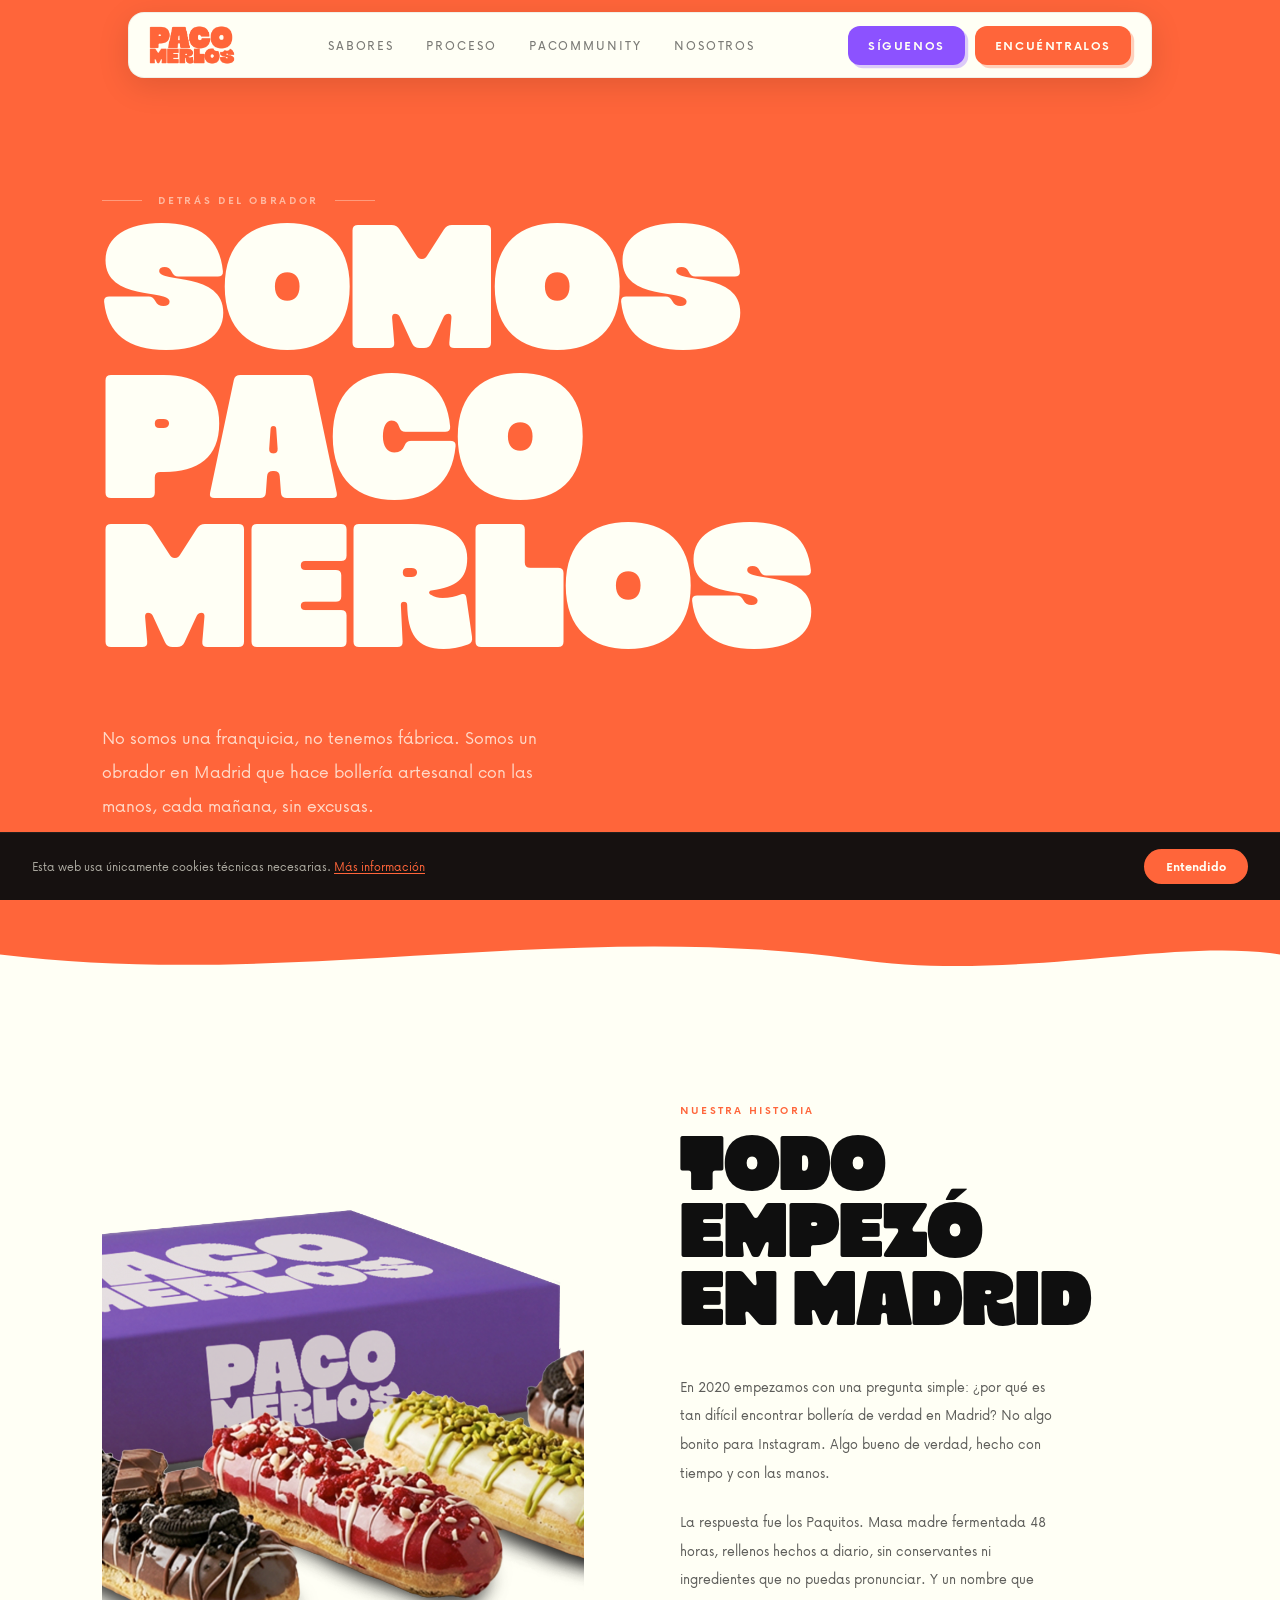
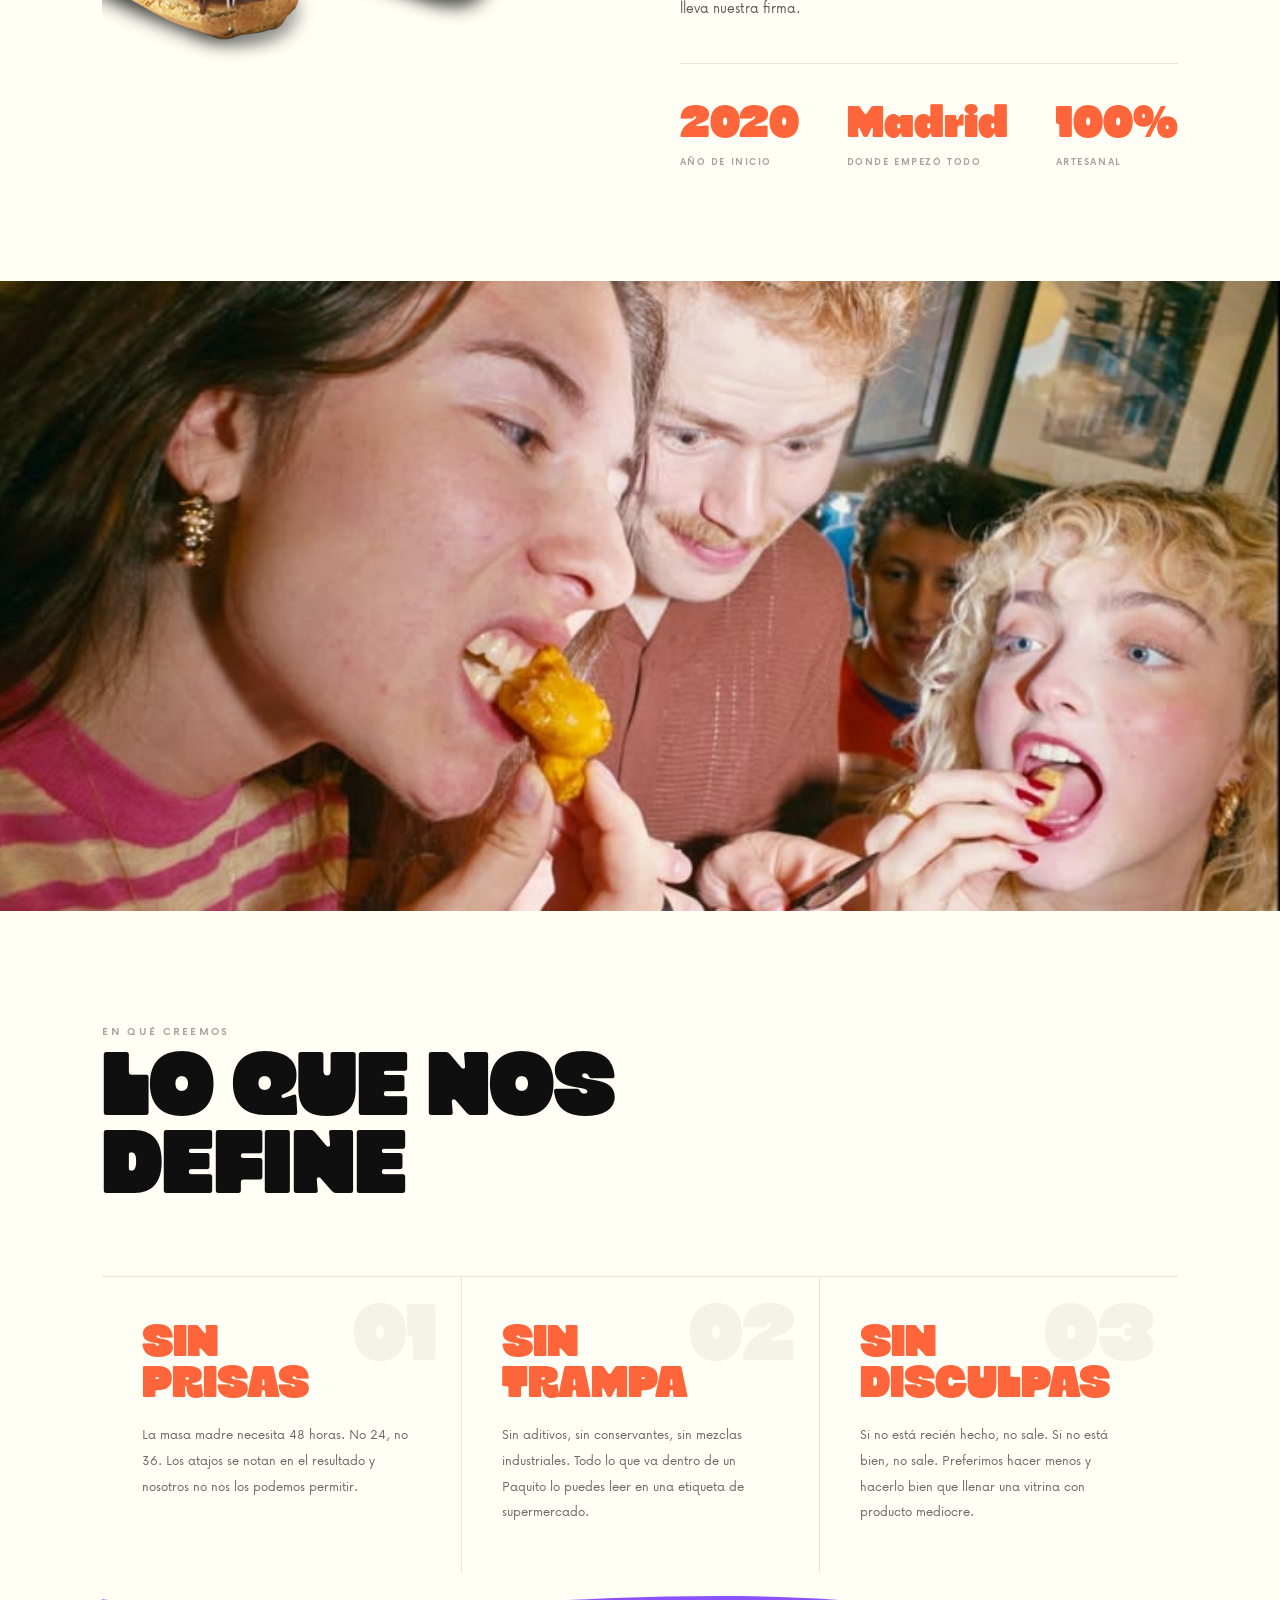
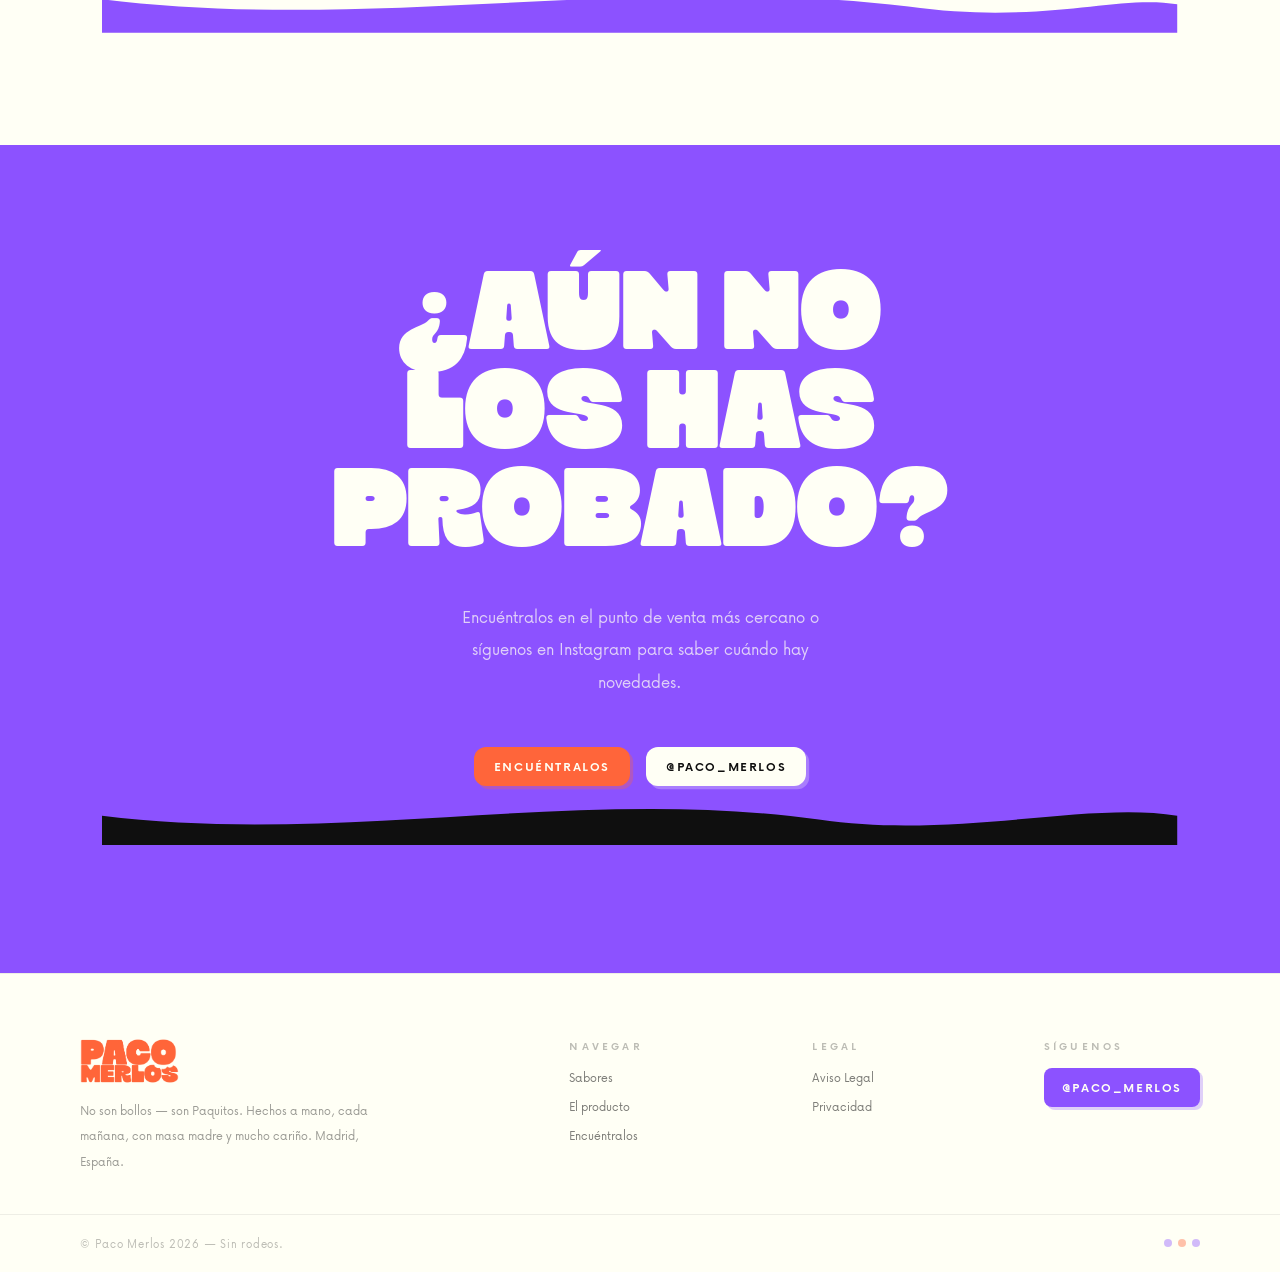
<file: about.html>
<!doctype html>
<html lang="es">
  <head>
    <meta charset="UTF-8" />
    <meta name="viewport" content="width=device-width, initial-scale=1.0" />
    <title>Nosotros — Paco Merlos</title>
    <meta name="description" content="Conoce la historia de Paco Merlos. Bollería artesanal hecha a mano en Madrid desde 2020." />
    <meta name="robots" content="index, follow" />
    <meta name="author" content="Paco Merlos" />
    <link rel="canonical" href="https://pacomerlos.com/about.html" />
    <meta name="theme-color" content="#FF653A" />
    <link rel="icon" type="image/png" href="img/favicon-paco.png" />
    <link rel="apple-touch-icon" href="img/favicon-paco.png" />
    <link rel="preload" href="fonts/Now-Regular.woff2" as="font" type="font/woff2" crossorigin />
    <link rel="preload" href="fonts/Now-Bold.woff2" as="font" type="font/woff2" crossorigin />
    <link rel="preload" href="fonts/Chunko%20Bold.woff2" as="font" type="font/woff2" crossorigin />
    <link rel="stylesheet" href="style.css" />
    <style>

      /* ── About page layout ── */
      .about-hero {
        background: var(--orange);
        color: var(--cream);
        padding: 12rem clamp(2rem, 8vw, 8rem) 6rem;
        position: relative;
        overflow: hidden;
      }
      .about-hero-eyebrow {
        font-family: 'Now', sans-serif;
        font-size: 0.75rem;
        font-weight: 700;
        letter-spacing: 0.22em;
        text-transform: uppercase;
        color: rgba(255,255,245,0.55);
        margin-bottom: 1.5rem;
        display: flex; align-items: center; gap: 1rem;
      }
      .about-hero-eyebrow::before,
      .about-hero-eyebrow::after {
        content: ''; flex: 0 0 40px; height: 1px;
        background: rgba(255,255,245,0.35);
      }
      .about-hero-title {
        font-family: 'Chunko', sans-serif;
        font-size: clamp(5rem, 14vw, 11rem);
        line-height: 0.85;
        text-transform: uppercase;
        color: var(--cream);
        max-width: 12ch;
      }
      .about-hero-sub {
        font-family: 'Now', sans-serif;
        font-size: clamp(1rem, 1.8vw, 1.25rem);
        color: rgba(255,255,245,0.75);
        max-width: 44ch;
        line-height: 1.7;
        margin-top: 2.5rem;
      }
      .about-hero-wave {
        background: var(--orange);
        line-height: 0;
      }
      .about-hero-wave svg { width: 100%; display: block; }

      /* ── Historia ── */
      .about-historia {
        background: var(--cream);
        color: var(--dark);
        padding: 7rem clamp(2rem, 8vw, 8rem);
        display: grid;
        grid-template-columns: 1fr 1fr;
        gap: 6rem;
        align-items: center;
      }
      .about-historia-img {
        border-radius: 0.75rem;
        overflow: hidden;
        aspect-ratio: 4/5;
      }
      .about-historia-img img {
        width: 100%; height: 100%;
        object-fit: cover; display: block;
      }
      .about-historia-kicker {
        font-family: 'Now', sans-serif;
        font-size: 0.72rem; font-weight: 700;
        letter-spacing: 0.2em; text-transform: uppercase;
        color: var(--orange); margin-bottom: 1.25rem;
      }
      .about-historia-title {
        font-family: 'Chunko', sans-serif;
        font-size: clamp(3rem, 6vw, 5.5rem);
        line-height: 0.88; text-transform: uppercase;
        color: var(--dark); margin-bottom: 2rem;
      }
      .about-historia-body {
        font-family: 'Now', sans-serif;
        font-size: 1rem; line-height: 1.8;
        color: rgba(15,15,15,0.68);
        max-width: 48ch;
      }
      .about-historia-body + .about-historia-body {
        margin-top: 1.25rem;
      }
      .about-historia-stats {
        display: flex; gap: 3rem;
        padding-top: 2.5rem; margin-top: 2.5rem;
        border-top: 1px solid rgba(15,15,15,0.1);
      }
      .about-historia-stat-num {
        font-family: 'Chunko', sans-serif;
        font-size: clamp(2rem, 3.5vw, 3rem);
        color: var(--orange); line-height: 1;
        display: block;
      }
      .about-historia-stat-label {
        font-family: 'Now', sans-serif;
        font-size: 0.7rem; font-weight: 700;
        letter-spacing: 0.14em; text-transform: uppercase;
        color: rgba(15,15,15,0.38);
        display: block; margin-top: 0.3rem;
      }

      /* ── Valores ── */
      .about-valores {
        background: var(--cream);
        color: var(--dark);
        padding: 7rem clamp(2rem, 8vw, 8rem);
        position: relative;
      }
      .about-valores-head {
        margin-bottom: 4rem;
      }
      .about-valores-kicker {
        font-family: 'Now', sans-serif;
        font-size: 0.72rem; font-weight: 700;
        letter-spacing: 0.2em; text-transform: uppercase;
        color: rgba(15,15,15,0.38); margin-bottom: 1rem;
      }
      .about-valores-title {
        font-family: 'Chunko', sans-serif;
        font-size: clamp(3rem, 7vw, 6rem);
        line-height: 0.88; text-transform: uppercase;
        color: var(--dark);
      }
      .about-valores-grid {
        display: grid;
        grid-template-columns: repeat(3, 1fr);
        gap: 0;
        border-top: 1px solid rgba(15,15,15,0.1);
      }
      .about-valor {
        padding: 3rem 2.5rem;
        border-left: 1px solid rgba(15,15,15,0.1);
        position: relative;
      }
      .about-valor:first-child { border-left: none; }
      .about-valor-num {
        font-family: 'Chunko', sans-serif;
        font-size: 5rem; line-height: 1;
        color: rgba(15,15,15,0.05);
        position: absolute; top: 1.5rem; right: 1.5rem;
        pointer-events: none;
      }
      .about-valor-title {
        font-family: 'Chunko', sans-serif;
        font-size: clamp(2rem, 3.5vw, 3rem);
        text-transform: uppercase;
        color: var(--orange);
        margin-bottom: 1rem; line-height: 0.9;
      }
      .about-valor-text {
        font-family: 'Now', sans-serif;
        font-size: 0.95rem; line-height: 1.7;
        color: rgba(15,15,15,0.62);
      }
      .about-valores-wave {
        background: var(--cream); line-height: 0;
      }
      .about-valores-wave svg { width: 100%; display: block; }

      /* ── Foto full ── */
      .about-foto {
        background: var(--cream);
        line-height: 0;
        overflow: hidden;
        max-height: 70vh;
      }
      .about-foto img {
        width: 100%; height: 100%;
        object-fit: cover; display: block;
        max-height: 70vh;
      }

      /* ── CTA final ── */
      .about-cta {
        background: var(--purple);
        color: var(--cream);
        padding: 8rem clamp(2rem, 8vw, 8rem);
        text-align: center;
        position: relative;
        overflow: hidden;
      }
      .about-cta-title {
        font-family: 'Chunko', sans-serif;
        font-size: clamp(3.5rem, 9vw, 7rem);
        text-transform: uppercase;
        line-height: 0.88;
        color: var(--cream);
        margin-bottom: 2rem;
      }
      .about-cta-sub {
        font-family: 'Now', sans-serif;
        font-size: clamp(1rem, 1.8vw, 1.2rem);
        color: rgba(255,255,245,0.72);
        max-width: 40ch; margin: 0 auto 3rem;
        line-height: 1.7;
      }
      .about-cta-btns {
        display: flex; gap: 1rem;
        justify-content: center; flex-wrap: wrap;
      }
      .about-cta-wave {
        background: var(--purple); line-height: 0;
      }
      .about-cta-wave svg { width: 100%; display: block; }

      @media (max-width: 767px) {
        .about-historia {
          grid-template-columns: 1fr;
          gap: 3rem;
        }
        .about-historia-img { aspect-ratio: 4/3; order: -1; }
        .about-valores-grid { grid-template-columns: 1fr; }
        .about-valor { border-left: none; border-top: 1px solid rgba(255,255,245,0.1); }
        .about-valor:first-child { border-top: none; }
        .about-historia-stats { gap: 2rem; flex-wrap: wrap; }
      }
    </style>
  </head>

  <body>

    <!-- ── Header ── -->
    <header id="header">
      <div class="header-pill">
        <a href="index.html" class="header-logo">
          <img src="img/logo-paco-merlos.webp" alt="Paco Merlos" width="200" height="40" />
        </a>
        <nav class="header-nav">
          <a href="index.html#galeria">Sabores</a>
          <a href="index.html#proceso">Proceso</a>
          <a href="index.html#social">Pacommunity</a>
          <a href="about.html" class="active">Nosotros</a>
        </nav>
        <div class="header-ctas">
          <a href="https://www.instagram.com/paco_merlos/" target="_blank" rel="noopener noreferrer" class="btn btn-purple">Síguenos</a>
          <a href="index.html#encuentralos" class="btn btn-orange">Encuéntralos</a>
        </div>
        <div class="header-mobile">
          <a href="https://www.instagram.com/paco_merlos/" target="_blank" rel="noopener noreferrer" class="header-mobile-insta" aria-label="Instagram">
            <svg viewBox="0 0 24 24" fill="none" stroke="currentColor" stroke-width="2.5" stroke-linecap="round" stroke-linejoin="round" aria-hidden="true" class="icon">
              <rect x="2.5" y="2.5" width="19" height="19" rx="5"/><circle cx="12" cy="12" r="4"/><circle cx="17.2" cy="6.8" r=".75" fill="currentColor" stroke="none"/>
            </svg>
          </a>
        </div>
      </div>
    </header>

    <main>

      <!-- ── Hero ── -->
      <section class="about-hero">
        <p class="about-hero-eyebrow sr">Detrás del obrador</p>
        <h1 class="about-hero-title sr sr-delay-1">SOMOS<br>PACO<br>MERLOS</h1>
        <p class="about-hero-sub sr sr-delay-2">No somos una franquicia, no tenemos fábrica. Somos un obrador en Madrid que hace bollería artesanal con las manos, cada mañana, sin excusas.</p>
      </section>
      <div class="about-hero-wave" aria-hidden="true">
        <svg viewBox="0 0 1440 80" preserveAspectRatio="none" xmlns="http://www.w3.org/2000/svg">
          <path d="M0,40 C320,80 640,0 960,45 C1140,72 1320,20 1440,40 L1440,80 L0,80 Z" fill="#fffff5"/>
        </svg>
      </div>

      <!-- ── Historia ── -->
      <section class="about-historia">
        <div class="about-historia-img sr">
          <img src="img/pacosconcaja.png" alt="Paco Merlos" loading="lazy" decoding="async">
        </div>
        <div class="about-historia-text">
          <p class="about-historia-kicker sr">Nuestra historia</p>
          <h2 class="about-historia-title sr sr-delay-1">TODO<br>EMPEZÓ<br>EN MADRID</h2>
          <p class="about-historia-body sr sr-delay-2">En 2020 empezamos con una pregunta simple: ¿por qué es tan difícil encontrar bollería de verdad en Madrid? No algo bonito para Instagram. Algo bueno de verdad, hecho con tiempo y con las manos.</p>
          <p class="about-historia-body sr sr-delay-3">La respuesta fue los Paquitos. Masa madre fermentada 48 horas, rellenos hechos a diario, sin conservantes ni ingredientes que no puedas pronunciar. Y un nombre que lleva nuestra firma.</p>
          <div class="about-historia-stats sr sr-delay-3">
            <div>
              <span class="about-historia-stat-num">2020</span>
              <span class="about-historia-stat-label">Año de inicio</span>
            </div>
            <div>
              <span class="about-historia-stat-num">Madrid</span>
              <span class="about-historia-stat-label">Donde empezó todo</span>
            </div>
            <div>
              <span class="about-historia-stat-num">100%</span>
              <span class="about-historia-stat-label">Artesanal</span>
            </div>
          </div>
        </div>
      </section>

      <!-- ── Foto full bleed ── -->
      <div class="about-foto">
        <img src="img/foto tablon 2 gente .png" alt="Paco Merlos" loading="lazy" decoding="async">
      </div>

      <!-- ── Valores ── -->
      <section class="about-valores">
        <div class="about-valores-head">
          <p class="about-valores-kicker sr">En qué creemos</p>
          <h2 class="about-valores-title sr sr-delay-1">LO QUE NOS<br>DEFINE</h2>
        </div>
        <div class="about-valores-grid">
          <div class="about-valor sr">
            <span class="about-valor-num">01</span>
            <h3 class="about-valor-title">Sin<br>prisas</h3>
            <p class="about-valor-text">La masa madre necesita 48 horas. No 24, no 36. Los atajos se notan en el resultado y nosotros no nos los podemos permitir.</p>
          </div>
          <div class="about-valor sr sr-delay-1">
            <span class="about-valor-num">02</span>
            <h3 class="about-valor-title">Sin<br>trampa</h3>
            <p class="about-valor-text">Sin aditivos, sin conservantes, sin mezclas industriales. Todo lo que va dentro de un Paquito lo puedes leer en una etiqueta de supermercado.</p>
          </div>
          <div class="about-valor sr sr-delay-2">
            <span class="about-valor-num">03</span>
            <h3 class="about-valor-title">Sin<br>disculpas</h3>
            <p class="about-valor-text">Si no está recién hecho, no sale. Si no está bien, no sale. Preferimos hacer menos y hacerlo bien que llenar una vitrina con producto mediocre.</p>
          </div>
        </div>
        <div class="about-valores-wave" aria-hidden="true">
          <svg viewBox="0 0 1440 80" preserveAspectRatio="none" xmlns="http://www.w3.org/2000/svg">
            <path d="M0,35 C360,80 720,0 1080,45 C1260,70 1360,28 1440,42 L1440,80 L0,80 Z" fill="#8C52FF"/>
          </svg>
        </div>
      </section>

      <!-- ── CTA final ── -->
      <section class="about-cta">
        <h2 class="about-cta-title sr">¿AÚN NO<br>LOS HAS<br>PROBADO?</h2>
        <p class="about-cta-sub sr sr-delay-1">Encuéntralos en el punto de venta más cercano o síguenos en Instagram para saber cuándo hay novedades.</p>
        <div class="about-cta-btns sr sr-delay-2">
          <a href="index.html#encuentralos" class="btn btn-orange">Encuéntralos</a>
          <a href="https://www.instagram.com/paco_merlos/" target="_blank" rel="noopener noreferrer" class="btn btn-cream">@paco_merlos</a>
        </div>
        <div class="about-cta-wave" aria-hidden="true">
          <svg viewBox="0 0 1440 80" preserveAspectRatio="none" xmlns="http://www.w3.org/2000/svg">
            <path d="M0,40 C320,80 640,0 960,45 C1140,72 1320,20 1440,40 L1440,80 L0,80 Z" fill="#0f0f0f"/>
          </svg>
        </div>
      </section>

    </main>

    <!-- ── Footer ── -->
    <footer>
      <div class="footer-top">
        <div class="footer-brand">
          <img src="img/logo-paco-merlos.webp" alt="Paco Merlos" width="200" height="48" />
          <p class="footer-brand-text">No son bollos — son Paquitos. Hechos a mano, cada mañana, con masa madre y mucho cariño. Madrid, España.</p>
        </div>
        <div class="footer-col">
          <div class="footer-col-title">Navegar</div>
          <a href="index.html#galeria">Sabores</a>
          <a href="index.html#anatomia">El producto</a>
          <a href="index.html#encuentralos">Encuéntralos</a>
        </div>
        <div class="footer-col">
          <div class="footer-col-title">Legal</div>
          <a href="aviso-legal.html">Aviso Legal</a>
          <a href="privacidad.html">Privacidad</a>
        </div>
        <div class="footer-col">
          <div class="footer-col-title">Síguenos</div>
          <a href="https://www.instagram.com/paco_merlos/" target="_blank" rel="noopener noreferrer" class="footer-social-btn">@paco_merlos</a>
        </div>
      </div>
      <div class="footer-bottom">
        <div class="footer-copyright">© Paco Merlos 2026 — Sin rodeos.</div>
        <div class="footer-dots">
          <div class="footer-dot purple"></div>
          <div class="footer-dot orange"></div>
          <div class="footer-dot purple"></div>
        </div>
      </div>
    </footer>

    <div class="cookie-banner hidden" id="cookieBanner" role="alertdialog" aria-label="Aviso de cookies">
      <p class="cookie-text">Esta web usa únicamente cookies técnicas necesarias. <a href="privacidad.html">Más información</a></p>
      <button class="cookie-btn" id="cookieAccept">Entendido</button>
    </div>

    <script src="main.js"></script>
  </body>
</html>
</file>
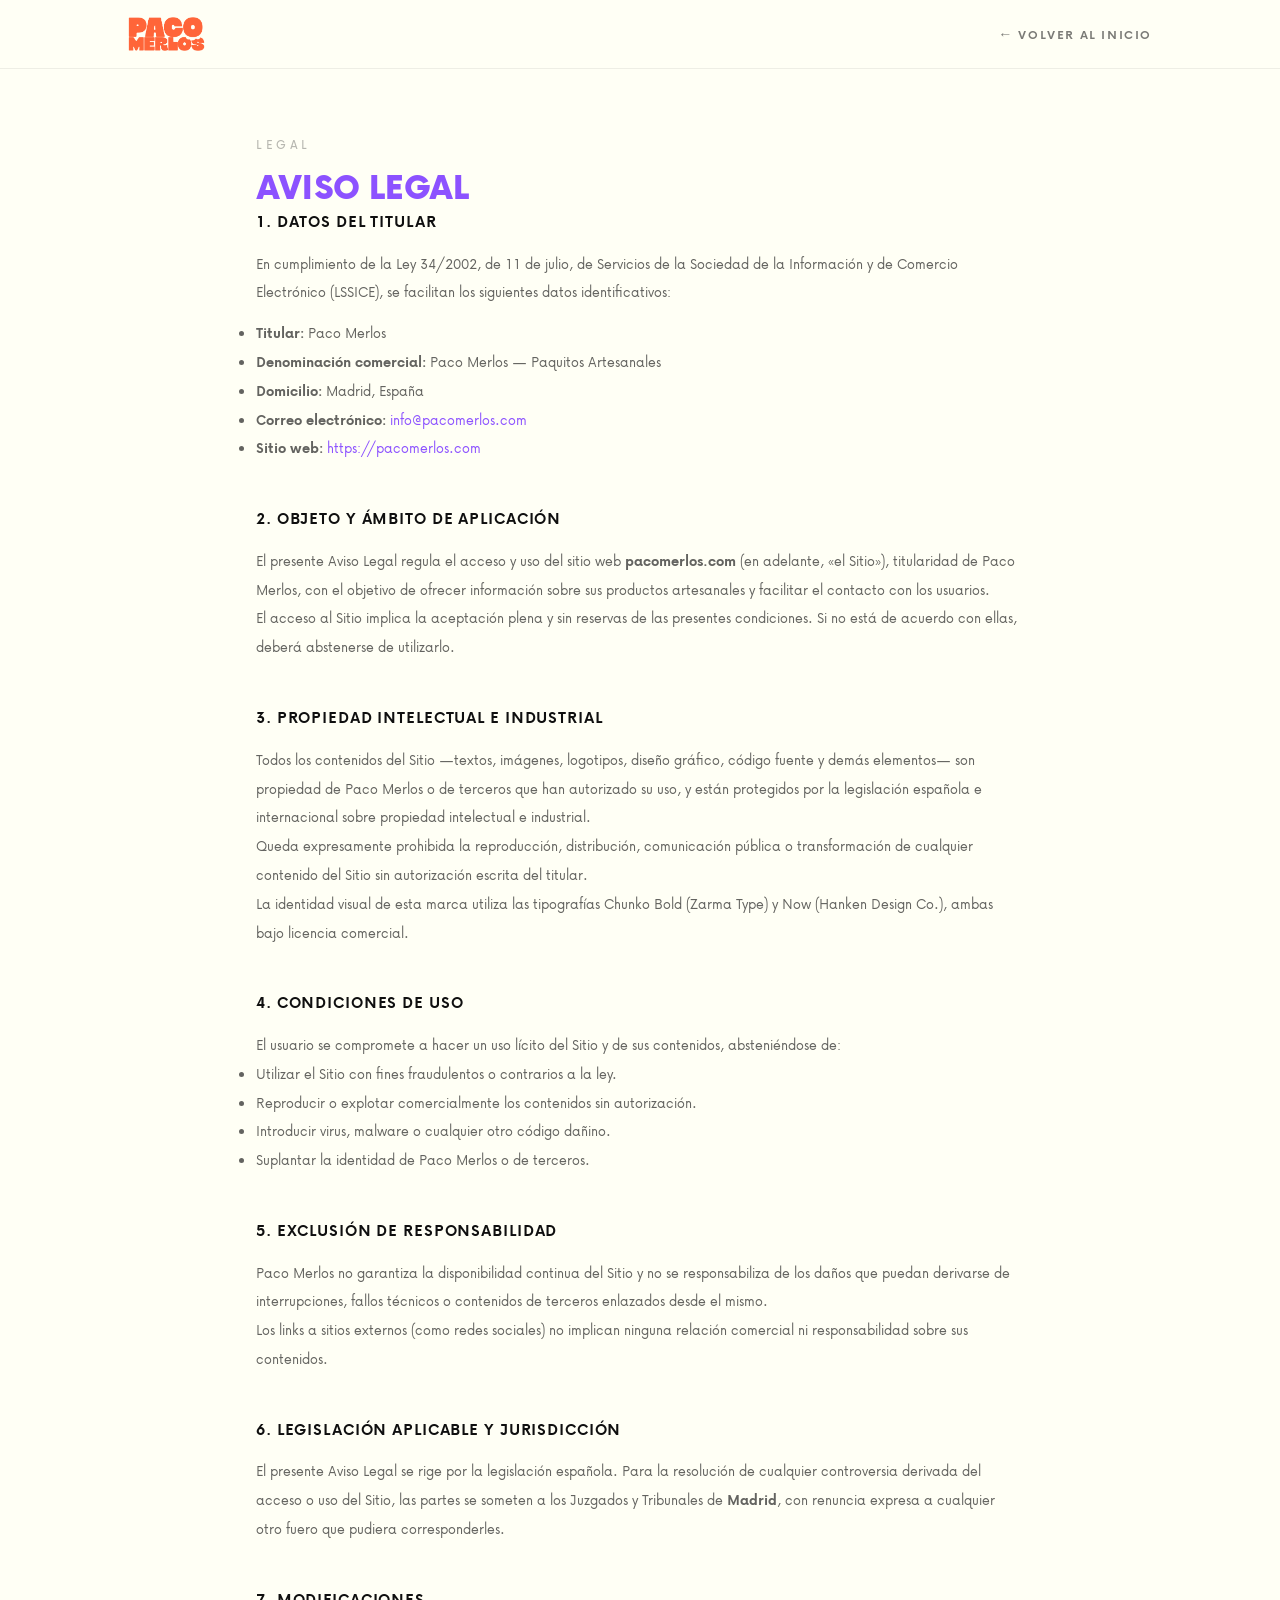
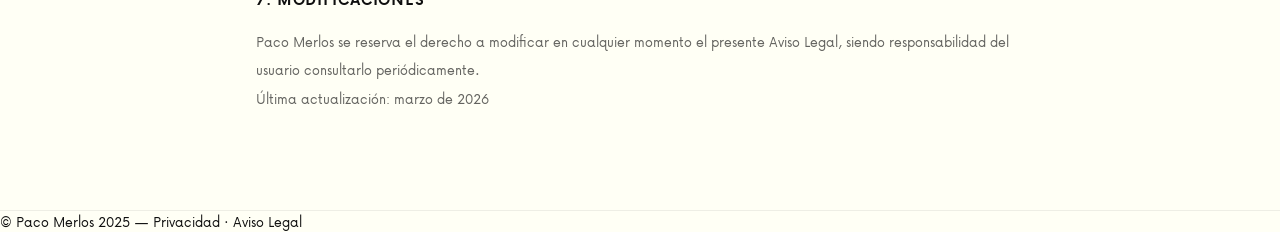
<file: aviso-legal.html>
<!DOCTYPE html>
<html lang="es">

<head>
    <meta charset="UTF-8">
    <meta name="viewport" content="width=device-width, initial-scale=1.0">
    <title>Aviso Legal — Paco Merlos</title>
    <meta name="description" content="Aviso legal de Paco Merlos. Información sobre el titular del sitio web, condiciones de uso y propiedad intelectual.">
    <meta name="robots" content="noindex, follow">
    <link rel="canonical" href="https://pacomerlos.com/aviso-legal.html">
    <link rel="icon" type="image/png" href="img/favicon-paco.png">
    <link rel="stylesheet" href="style.css">
</head>

<body class="legal-body">

    <header class="legal-header">
        <div class="legal-header-inner">
            <a href="index.html">
                <img src="img/logo-paco-merlos.webp" alt="Paco Merlos" height="36" width="200" style="height:2.25rem;width:auto;object-fit:contain;">
            </a>
            <a href="index.html" class="legal-back">← Volver al inicio</a>
        </div>
    </header>

    <main class="legal-main">

        <div class="legal-header-block">
            <span class="legal-label">Legal</span>
            <h1 class="legal-title legal-title-purple">Aviso Legal</h1>
        </div>

        <div class="legal-content">

            <section class="legal-section">
                <h2>1. Datos del Titular</h2>
                <p>En cumplimiento de la Ley 34/2002, de 11 de julio, de Servicios de la Sociedad de la Información y de Comercio Electrónico (LSSICE), se facilitan los siguientes datos identificativos:</p>
                <ul class="no-bullets" style="margin-top:0.75rem;">
                    <li><strong>Titular:</strong> Paco Merlos</li>
                    <li><strong>Denominación comercial:</strong> Paco Merlos — Paquitos Artesanales</li>
                    <li><strong>Domicilio:</strong> Madrid, España</li>
                    <li><strong>Correo electrónico:</strong> <a href="mailto:info@pacomerlos.com" class="legal-link">info@pacomerlos.com</a></li>
                    <li><strong>Sitio web:</strong> <a href="https://pacomerlos.com" class="legal-link">https://pacomerlos.com</a></li>
                </ul>
            </section>

            <section class="legal-section">
                <h2>2. Objeto y Ámbito de Aplicación</h2>
                <p>El presente Aviso Legal regula el acceso y uso del sitio web <strong>pacomerlos.com</strong> (en adelante, «el Sitio»), titularidad de Paco Merlos, con el objetivo de ofrecer información sobre sus productos artesanales y facilitar el contacto con los usuarios.</p>
                <p>El acceso al Sitio implica la aceptación plena y sin reservas de las presentes condiciones. Si no está de acuerdo con ellas, deberá abstenerse de utilizarlo.</p>
            </section>

            <section class="legal-section">
                <h2>3. Propiedad Intelectual e Industrial</h2>
                <p>Todos los contenidos del Sitio —textos, imágenes, logotipos, diseño gráfico, código fuente y demás elementos— son propiedad de Paco Merlos o de terceros que han autorizado su uso, y están protegidos por la legislación española e internacional sobre propiedad intelectual e industrial.</p>
                <p>Queda expresamente prohibida la reproducción, distribución, comunicación pública o transformación de cualquier contenido del Sitio sin autorización escrita del titular.</p>
                <p>La identidad visual de esta marca utiliza las tipografías Chunko Bold (Zarma Type) y Now (Hanken Design Co.), ambas bajo licencia comercial.</p>
            </section>

            <section class="legal-section">
                <h2>4. Condiciones de Uso</h2>
                <p>El usuario se compromete a hacer un uso lícito del Sitio y de sus contenidos, absteniéndose de:</p>
                <ul>
                    <li>Utilizar el Sitio con fines fraudulentos o contrarios a la ley.</li>
                    <li>Reproducir o explotar comercialmente los contenidos sin autorización.</li>
                    <li>Introducir virus, malware o cualquier otro código dañino.</li>
                    <li>Suplantar la identidad de Paco Merlos o de terceros.</li>
                </ul>
            </section>

            <section class="legal-section">
                <h2>5. Exclusión de Responsabilidad</h2>
                <p>Paco Merlos no garantiza la disponibilidad continua del Sitio y no se responsabiliza de los daños que puedan derivarse de interrupciones, fallos técnicos o contenidos de terceros enlazados desde el mismo.</p>
                <p>Los links a sitios externos (como redes sociales) no implican ninguna relación comercial ni responsabilidad sobre sus contenidos.</p>
            </section>

            <section class="legal-section">
                <h2>6. Legislación Aplicable y Jurisdicción</h2>
                <p>El presente Aviso Legal se rige por la legislación española. Para la resolución de cualquier controversia derivada del acceso o uso del Sitio, las partes se someten a los Juzgados y Tribunales de <strong>Madrid</strong>, con renuncia expresa a cualquier otro fuero que pudiera corresponderles.</p>
            </section>

            <section class="legal-section">
                <h2>7. Modificaciones</h2>
                <p>Paco Merlos se reserva el derecho a modificar en cualquier momento el presente Aviso Legal, siendo responsabilidad del usuario consultarlo periódicamente.</p>
                <p class="legal-date">Última actualización: marzo de 2026</p>
            </section>

        </div>
    </main>

    <footer class="legal-footer">
        <p>© Paco Merlos 2025 — <a href="privacidad.html">Privacidad</a> · <a href="aviso-legal.html">Aviso Legal</a></p>
    </footer>

</body>
</html>
</file>
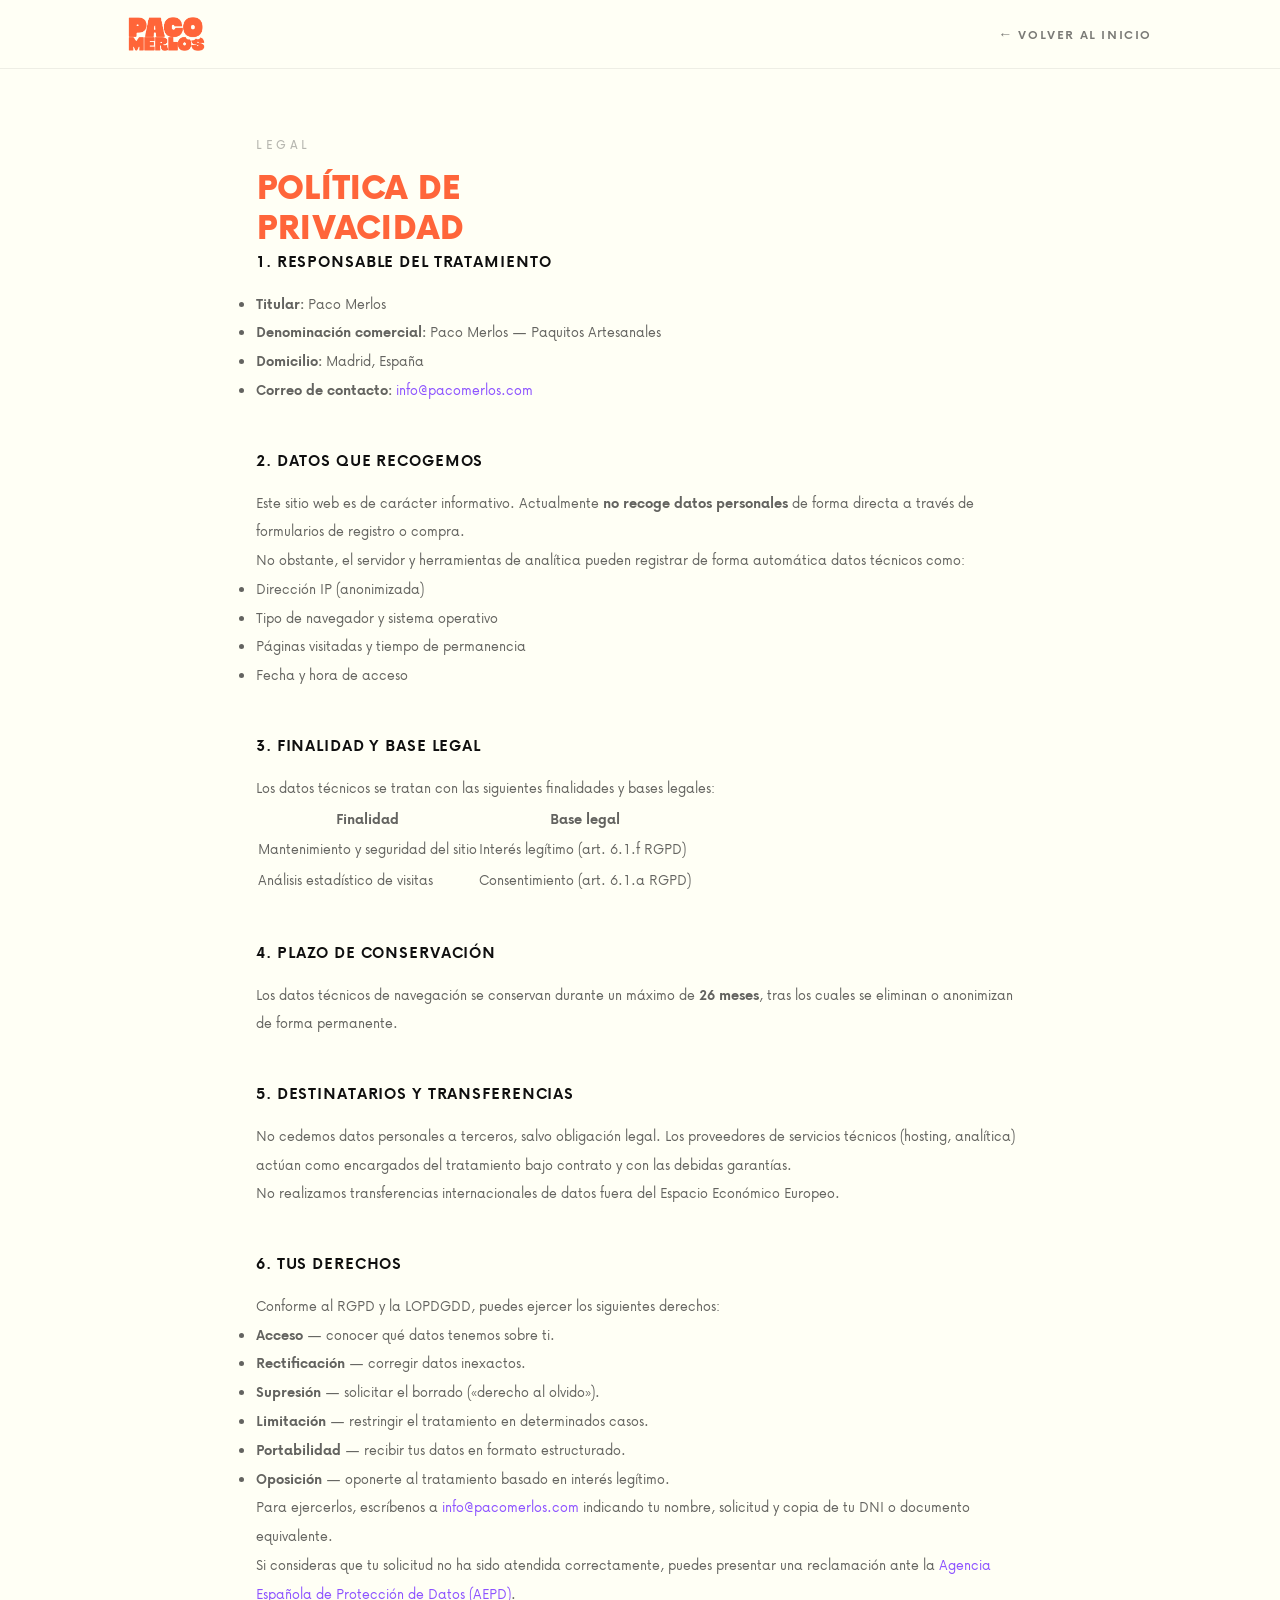
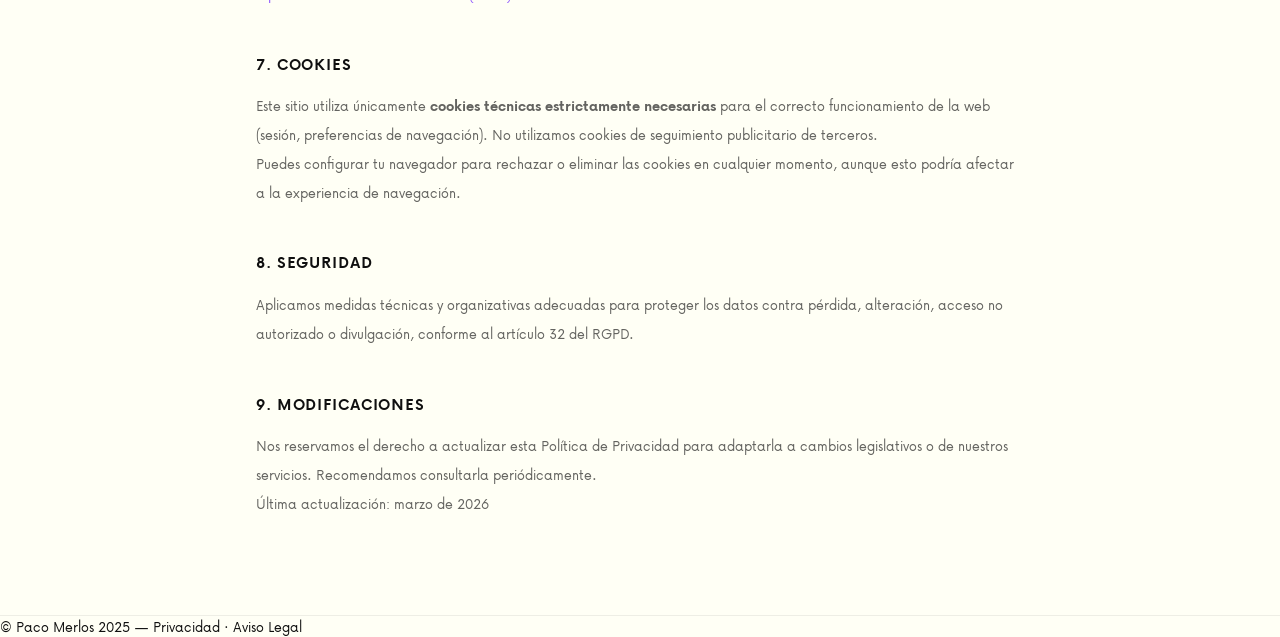
<file: privacidad.html>
<!DOCTYPE html>
<html lang="es">

<head>
    <meta charset="UTF-8">
    <meta name="viewport" content="width=device-width, initial-scale=1.0">
    <title>Política de Privacidad — Paco Merlos</title>
    <meta name="description" content="Política de privacidad de Paco Merlos. Cómo tratamos tus datos personales según el RGPD y la LOPDGDD.">
    <meta name="robots" content="noindex, follow">
    <link rel="canonical" href="https://pacomerlos.com/privacidad.html">
    <link rel="icon" type="image/png" href="img/favicon-paco.png">
    <link rel="stylesheet" href="style.css">
</head>

<body class="legal-body">

    <header class="legal-header">
        <div class="legal-header-inner">
            <a href="index.html">
                <img src="img/logo-paco-merlos.webp" alt="Paco Merlos" height="36" width="200" style="height:2.25rem;width:auto;object-fit:contain;">
            </a>
            <a href="index.html" class="legal-back">← Volver al inicio</a>
        </div>
    </header>

    <main class="legal-main">

        <div class="legal-header-block">
            <span class="legal-label">Legal</span>
            <h1 class="legal-title legal-title-orange">Política de<br>Privacidad</h1>
        </div>

        <div class="legal-content">

            <section class="legal-section">
                <h2>1. Responsable del Tratamiento</h2>
                <ul class="no-bullets">
                    <li><strong>Titular:</strong> Paco Merlos</li>
                    <li><strong>Denominación comercial:</strong> Paco Merlos — Paquitos Artesanales</li>
                    <li><strong>Domicilio:</strong> Madrid, España</li>
                    <li><strong>Correo de contacto:</strong> <a href="mailto:info@pacomerlos.com" class="legal-link">info@pacomerlos.com</a></li>
                </ul>
            </section>

            <section class="legal-section">
                <h2>2. Datos que Recogemos</h2>
                <p>Este sitio web es de carácter informativo. Actualmente <strong>no recoge datos personales</strong> de forma directa a través de formularios de registro o compra.</p>
                <p>No obstante, el servidor y herramientas de analítica pueden registrar de forma automática datos técnicos como:</p>
                <ul>
                    <li>Dirección IP (anonimizada)</li>
                    <li>Tipo de navegador y sistema operativo</li>
                    <li>Páginas visitadas y tiempo de permanencia</li>
                    <li>Fecha y hora de acceso</li>
                </ul>
            </section>

            <section class="legal-section">
                <h2>3. Finalidad y Base Legal</h2>
                <p>Los datos técnicos se tratan con las siguientes finalidades y bases legales:</p>
                <div class="legal-table-wrap">
                    <table class="legal-table">
                        <thead>
                            <tr>
                                <th>Finalidad</th>
                                <th>Base legal</th>
                            </tr>
                        </thead>
                        <tbody>
                            <tr>
                                <td>Mantenimiento y seguridad del sitio</td>
                                <td>Interés legítimo (art. 6.1.f RGPD)</td>
                            </tr>
                            <tr>
                                <td>Análisis estadístico de visitas</td>
                                <td>Consentimiento (art. 6.1.a RGPD)</td>
                            </tr>
                        </tbody>
                    </table>
                </div>
            </section>

            <section class="legal-section">
                <h2>4. Plazo de Conservación</h2>
                <p>Los datos técnicos de navegación se conservan durante un máximo de <strong>26 meses</strong>, tras los cuales se eliminan o anonimizan de forma permanente.</p>
            </section>

            <section class="legal-section">
                <h2>5. Destinatarios y Transferencias</h2>
                <p>No cedemos datos personales a terceros, salvo obligación legal. Los proveedores de servicios técnicos (hosting, analítica) actúan como encargados del tratamiento bajo contrato y con las debidas garantías.</p>
                <p>No realizamos transferencias internacionales de datos fuera del Espacio Económico Europeo.</p>
            </section>

            <section class="legal-section">
                <h2>6. Tus Derechos</h2>
                <p>Conforme al RGPD y la LOPDGDD, puedes ejercer los siguientes derechos:</p>
                <ul>
                    <li><strong>Acceso</strong> — conocer qué datos tenemos sobre ti.</li>
                    <li><strong>Rectificación</strong> — corregir datos inexactos.</li>
                    <li><strong>Supresión</strong> — solicitar el borrado («derecho al olvido»).</li>
                    <li><strong>Limitación</strong> — restringir el tratamiento en determinados casos.</li>
                    <li><strong>Portabilidad</strong> — recibir tus datos en formato estructurado.</li>
                    <li><strong>Oposición</strong> — oponerte al tratamiento basado en interés legítimo.</li>
                </ul>
                <p>Para ejercerlos, escríbenos a <a href="mailto:info@pacomerlos.com" class="legal-link">info@pacomerlos.com</a> indicando tu nombre, solicitud y copia de tu DNI o documento equivalente.</p>
                <p>Si consideras que tu solicitud no ha sido atendida correctamente, puedes presentar una reclamación ante la <a href="https://www.aepd.es" target="_blank" rel="noopener noreferrer" class="legal-link">Agencia Española de Protección de Datos (AEPD)</a>.</p>
            </section>

            <section class="legal-section">
                <h2>7. Cookies</h2>
                <p>Este sitio utiliza únicamente <strong>cookies técnicas estrictamente necesarias</strong> para el correcto funcionamiento de la web (sesión, preferencias de navegación). No utilizamos cookies de seguimiento publicitario de terceros.</p>
                <p>Puedes configurar tu navegador para rechazar o eliminar las cookies en cualquier momento, aunque esto podría afectar a la experiencia de navegación.</p>
            </section>

            <section class="legal-section">
                <h2>8. Seguridad</h2>
                <p>Aplicamos medidas técnicas y organizativas adecuadas para proteger los datos contra pérdida, alteración, acceso no autorizado o divulgación, conforme al artículo 32 del RGPD.</p>
            </section>

            <section class="legal-section">
                <h2>9. Modificaciones</h2>
                <p>Nos reservamos el derecho a actualizar esta Política de Privacidad para adaptarla a cambios legislativos o de nuestros servicios. Recomendamos consultarla periódicamente.</p>
                <p class="legal-date">Última actualización: marzo de 2026</p>
            </section>

        </div>
    </main>

    <footer class="legal-footer">
        <p>© Paco Merlos 2025 — <a href="privacidad.html">Privacidad</a> · <a href="aviso-legal.html">Aviso Legal</a></p>
    </footer>

</body>
</html>
</file>
<file: style.css>
/* ═══════════════════════════════════════════════════════
   PACO MERLOS — style.css
   Naranja #FF653A · Violeta #8C52FF · Crema #fffff5 · Negro #0f0f0f
═══════════════════════════════════════════════════════ */

:root {
    --orange:  #FF653A;
    --purple:  #8C52FF;
    --cream:   #fffff5;
    --dark:    #0f0f0f;
}

/* ── Reset & Base ── */
*, *::before, *::after { box-sizing: border-box; margin: 0; padding: 0; }
html { scroll-behavior: smooth; scroll-padding-top: 5.5rem; overflow-x: clip; }
body { font-family: 'Now', sans-serif; background: var(--cream); color: var(--dark); overflow-x: clip; }
::selection { background: var(--orange); color: var(--cream); }
img { max-width: 100%; display: block; }
a { text-decoration: none; color: inherit; }
button { font-family: inherit; cursor: pointer; border: none; background: none; }

/* ── Fonts ── */
@font-face { font-family: 'Chunko'; src: url('fonts/Chunko%20Bold.woff2') format('woff2'); font-weight: 700; font-display: swap; }
@font-face { font-family: 'Now'; src: url('fonts/Now-Thin.woff2') format('woff2'); font-weight: 100; font-display: swap; }
@font-face { font-family: 'Now'; src: url('fonts/Now-ExtraLight.woff2') format('woff2'); font-weight: 200; font-display: swap; }
@font-face { font-family: 'Now'; src: url('fonts/Now-Light.woff2') format('woff2'); font-weight: 300; font-display: swap; }
@font-face { font-family: 'Now'; src: url('fonts/Now-Regular.woff2') format('woff2'); font-weight: 400; font-display: swap; }
@font-face { font-family: 'Now'; src: url('fonts/Now-Medium.woff2') format('woff2'); font-weight: 500; font-display: swap; }
@font-face { font-family: 'Now'; src: url('fonts/Now-SemiBold.woff2') format('woff2'); font-weight: 600; font-display: swap; }
@font-face { font-family: 'Now'; src: url('fonts/Now-Bold.woff2') format('woff2'); font-weight: 700; font-display: swap; }
@font-face { font-family: 'Now'; src: url('fonts/Now-ExtraBold.woff2') format('woff2'); font-weight: 800; font-display: swap; }
@font-face { font-family: 'Now'; src: url('fonts/Now-Black.woff2') format('woff2'); font-weight: 900; font-display: swap; }

/* ── Scroll Reveal ── */
.js-ready .sr {
    opacity: 0; transform: translateY(1.75rem);
    transition: opacity 0.7s cubic-bezier(.16,1,.3,1), transform 0.7s cubic-bezier(.16,1,.3,1);
}
.sr.revealed { opacity: 1 !important; transform: none !important; }

.js-ready .sr-wipe {
    opacity: 0; transform: translateX(-2rem);
    transition: opacity 0.6s cubic-bezier(.16,1,.3,1), transform 0.9s cubic-bezier(.16,1,.3,1);
}
.sr-wipe.revealed { opacity: 1 !important; transform: none !important; }

.js-ready .sr-tilt     { opacity: 0; transform: translateY(1.75rem) rotate(2.5deg);  transition: opacity 0.7s cubic-bezier(.16,1,.3,1), transform 0.7s cubic-bezier(.16,1,.3,1); }
.js-ready .sr-tilt-neg { opacity: 0; transform: translateY(1.75rem) rotate(-2.5deg); transition: opacity 0.7s cubic-bezier(.16,1,.3,1), transform 0.7s cubic-bezier(.16,1,.3,1); }
.sr-tilt.revealed, .sr-tilt-neg.revealed { opacity: 1 !important; transform: none !important; }

.js-ready .sr-left  { opacity: 0; transform: translateX(-2.5rem); transition: opacity 0.8s cubic-bezier(.16,1,.3,1), transform 0.8s cubic-bezier(.16,1,.3,1); }
.js-ready .sr-right { opacity: 0; transform: translateX(2.5rem);  transition: opacity 0.8s cubic-bezier(.16,1,.3,1), transform 0.8s cubic-bezier(.16,1,.3,1); }
.sr-left.revealed, .sr-right.revealed { opacity: 1 !important; transform: none !important; }

.sr-delay-1 { transition-delay: 0.1s; }
.sr-delay-2 { transition-delay: 0.2s; }
.sr-delay-3 { transition-delay: 0.35s; }

@media (prefers-reduced-motion: reduce) {
    .hero-paquito, .sr, .sr-wipe, .sr-tilt, .sr-tilt-neg, .sr-left, .sr-right {
        animation: none !important; transition: none !important;
        transform: none !important; opacity: 1 !important;
    }
}

/* ════════════════════════════════════
   HERO
════════════════════════════════════ */
#hero {
    position: relative;
    overflow: hidden;
    min-height: 100vh;
    background: #1a1008;
    display: flex;
    align-items: center;
    justify-content: center;
}

.hero-bg-slide {
    position: absolute;
    inset: 0;
    z-index: 0;
    background-size: cover;
    background-position: center;
    background-repeat: no-repeat;
    opacity: 0;
    transition: opacity 1.4s ease-in-out;
}
.hero-bg-slide.active { opacity: 1; }

.hero-pin {
    position: relative;
    z-index: 1;
    display: flex;
    align-items: center;
    justify-content: center;
    width: 100%;
    min-height: 100vh;
    padding: 6rem 2rem 5rem;
}

.hero-logo-wrap {
    width: min(860px, 92vw);
}
.hero-logo {
    width: 100%; height: auto; display: block;
}

.hero-wave {
    position: absolute; bottom: -0.125rem; left: 0; right: 0;
    z-index: 11; line-height: 0; pointer-events: none;
}
.hero-wave svg { width: 100%; height: 80px; display: block; }

@media (max-width: 767px) {
    .hero-logo-wrap { width: min(380px, 88vw); }
}

/* ════════════════════════════════════
   BRAND REEL
════════════════════════════════════ */
#brand-reel {
    background: var(--dark);
    line-height: 0;
}
.brand-anuncio {
    width: 100%;
    height: auto;
    display: block;
}


/* ════════════════════════════════════
   SECTION KICKER — etiqueta pequeña reutilizable
════════════════════════════════════ */
.section-kicker {
    font-family: 'Now', sans-serif;
    font-weight: 400;
    font-size: 1.05rem;
    letter-spacing: 0.2em;
    text-transform: uppercase;
    text-align: center;
    color: var(--orange);
    margin-bottom: 1.2rem;
    display: flex;
    align-items: center;
    justify-content: center;
    gap: 1rem;
}
.section-kicker::before,
.section-kicker::after {
    content: '';
    display: block;
    width: 3rem;
    height: 2px;
    background: currentColor;
    flex-shrink: 0;
}
.section-kicker--light {
    color: rgba(255,255,245,0.75);
}

.sabores-chevron {
    display: block;
    width: 2.8rem;
    height: auto;
    margin: 0.2rem auto 0;
}

/* ════════════════════════════════════
   PACOMUNITY
════════════════════════════════════ */
#social {
    background: var(--cream);
    padding: 5.5rem 0 0;
    color: var(--dark);
    overflow-x: hidden;
}
.pacomunity-intro {
    padding: 0 2rem 3rem;
    max-width: 56rem; margin: 0 auto;
    text-align: center;
    display: flex; flex-direction: column;
    align-items: center; gap: 1.25rem;
}
.pacomunity-title {
    font-family: 'Chunko', sans-serif;
    font-size: clamp(4rem, 15vw, 10rem);
    text-transform: uppercase; line-height: 0.88;
    color: var(--orange); letter-spacing: 0.02em;
}
.pacomunity-sub {
    font-size: clamp(0.9rem, 1.8vw, 1.0625rem);
    color: rgba(15,15,15,0.5); line-height: 1.7; max-width: 34rem;
}
.pacomunity-sub strong { color: var(--dark); font-weight: 600; }

.pacomunity-eyebrow {
    display: flex; align-items: center; justify-content: center;
    gap: 0.75rem; margin-bottom: 0.75rem;
    font-size: 0.72rem; font-weight: 600;
    text-transform: uppercase; letter-spacing: 0.2em;
    color: rgba(15,15,15,0.35);
}
.pacomunity-eyebrow-line {
    display: inline-block; width: 2rem; height: 1px;
    background: currentColor;
}
.pacomunity-cta-link {
    font-family: 'Now', sans-serif;
    font-size: 0.875rem; font-weight: 700;
    text-transform: uppercase; letter-spacing: 0.1em;
    color: var(--orange); text-decoration: none;
    transition: opacity 0.2s;
}
.pacomunity-cta-link:hover { opacity: 0.65; }

/* ── Tablero de corcho ── */
.pcom-board {
    background-color: var(--cream);
    background-image:
        linear-gradient(rgba(255,101,58,0.35) 2.5px, transparent 2.5px),
        linear-gradient(90deg, rgba(255,101,58,0.35) 2.5px, transparent 2.5px);
    background-size: 140px 140px;
    padding: 4rem 4rem 5.5rem;
    display: grid;
    grid-template-columns: repeat(9, 270px);
    grid-auto-rows: 240px;
    gap: 2.5rem;
    width: max-content;
    cursor: grab;
    user-select: none;
    will-change: transform;
}
.pcom-board.is-dragging {
    cursor: grabbing;
    transition: none !important;
}
.pcom-raw {
    transform: rotate(var(--r, 0deg));
    display: flex; align-items: center; justify-content: center;
}
.pcom-ticket {
    align-items: flex-end;
    justify-content: flex-start;
    transform: rotate(-10deg) translateY(28%);
    transform-origin: bottom left;
}
.pcom-raw img {
    width: 100%; height: 100%;
    object-fit: contain;
    display: block;
    filter: drop-shadow(2px 5px 14px rgba(0,0,0,0.32));
}

.pcom-pin {
    position: relative;
    background: #fff;
    padding: 0.6rem;
    box-shadow: 2px 4px 14px rgba(0,0,0,0.28), 0 1px 3px rgba(0,0,0,0.12);
    transform: rotate(var(--r, 0deg));
    transition: transform 0.22s ease, box-shadow 0.22s ease;
    z-index: 1;
    display: flex;
    flex-direction: column;
}
.pcom-pin:hover {
    transform: rotate(0deg) scale(1.04);
    box-shadow: 6px 12px 30px rgba(0,0,0,0.32);
    z-index: 10;
}

/* Chincheta */
.pcom-pin::before {
    content: '';
    position: absolute;
    top: -9px; left: 50%;
    transform: translateX(-50%);
    width: 15px; height: 15px;
    border-radius: 50%;
    background: radial-gradient(circle at 35% 35%, #a97aff, #6b2fe0);
    box-shadow: 0 2px 6px rgba(0,0,0,0.45), inset 0 1px 2px rgba(255,255,255,0.25);
    z-index: 2;
}

.pcom-pin img {
    flex: 1;
    width: 100%;
    min-height: 0;
    display: block;
    object-fit: cover;
}

.pcom-handle {
    display: block;
    font-family: 'Now', sans-serif;
    font-size: 0.7rem; font-weight: 500;
    color: rgba(15,15,15,0.38);
    padding: 0.35rem 0.1rem 0.1rem;
    text-align: center;
    flex-shrink: 0;
}

/* Postit amarillo */
.pcom-pin--note {
    background: #fff9c4;
    padding: 1.25rem 1rem;
    display: flex; flex-direction: column;
    justify-content: space-between;
}
.pcom-note-text {
    font-family: 'Now', sans-serif;
    font-size: clamp(0.85rem, 1.2vw, 1rem);
    font-weight: 700; line-height: 1.4;
    color: var(--dark);
}
.pcom-note-cta {
    font-family: 'Now', sans-serif;
    font-size: 0.72rem; font-weight: 700;
    color: var(--orange); text-transform: uppercase;
    letter-spacing: 0.08em;
}

/* Tarjeta naranja de anuncio */
/* Pegatinas decorativas — sin marco, sombra que sigue la forma del PNG */
.pcom-sticker {
    display: flex; align-items: center; justify-content: center;
    transform: rotate(var(--r, 0deg));
    transition: transform 0.22s ease;
    pointer-events: none;
    position: relative;
    z-index: 20;
}
.pcom-sticker img {
    width: 220%; max-width: 480px;
    filter: drop-shadow(3px 5px 10px rgba(0,0,0,0.35));
}
.pcom-sticker--xl img {
    width: 340%; max-width: 680px;
}
.pcom-sticker:hover { transform: rotate(0deg) scale(1.08); }

.pcom-pin--announce {
    background: var(--orange);
    padding: 1.5rem 1.25rem;
    display: flex; flex-direction: column;
    justify-content: center; gap: 0.5rem;
}
.pcom-announce-text {
    font-family: 'Chunko', sans-serif;
    font-size: clamp(1.2rem, 2.2vw, 1.8rem);
    color: #fff; line-height: 0.95;
}
.pcom-announce-sub {
    font-family: 'Now', sans-serif;
    font-size: 0.72rem; font-weight: 700;
    color: rgba(255,255,255,0.72);
    text-transform: uppercase; letter-spacing: 0.1em;
}

@media (max-width: 767px) {
    #social { padding-top: 4rem; }
    .pacomunity-intro { padding: 0 1.5rem 2.5rem; }
    .pcom-board {
        grid-template-columns: repeat(2, 1fr);
        grid-auto-rows: 180px;
        gap: 1.5rem;
        padding: 2.5rem 1.25rem 3.5rem;
    }
}

/* ════════════════════════════════════
   HEADER
════════════════════════════════════ */
#header {
    position: fixed; top: 0; left: 0; right: 0;
    z-index: 500; padding: 0.75rem 1.5rem;
    transition: transform 0.35s ease;
}
#header.hide { transform: translateY(-120%); }

.header-pill {
    max-width: 64rem; margin: 0 auto;
    display: flex; align-items: center; justify-content: space-between;
    background: var(--cream); border-radius: 1rem;
    padding: 0.75rem 1.25rem;
    box-shadow: 0 0.5rem 2rem rgba(0,0,0,0.12);
    border: 1px solid rgba(15,15,15,0.06);
}
.header-logo img { height: 2.5rem; width: auto; object-fit: contain; }
.header-nav { display: none; align-items: center; gap: 0.25rem; }
.header-nav a {
    font-weight: 500; font-size: 0.875rem; text-transform: uppercase;
    letter-spacing: 0.12rem; color: rgba(15,15,15,0.55);
    padding: 0.5rem 0.875rem; border-radius: 0.5rem;
    transition: color 0.2s, background 0.2s;
}
.header-nav a:hover { color: var(--purple); background: rgba(140,82,255,0.08); }
.header-ctas { display: none; align-items: center; gap: 0.625rem; }

.btn {
    font-weight: 700; font-size: 0.875rem; text-transform: uppercase;
    letter-spacing: 0.1rem; color: var(--cream);
    padding: 0.625rem 1.25rem; border-radius: 0.75rem;
    display: inline-flex; align-items: center; gap: 0.375rem;
    transition: transform 0.15s, box-shadow 0.15s;
}
.btn:hover { transform: translate(-0.125rem,-0.125rem); }
.btn-purple { background: var(--purple); box-shadow: 0.2rem 0.2rem 0 rgba(140,82,255,0.3); }
.btn-orange { background: var(--orange); box-shadow: 0.2rem 0.2rem 0 rgba(255,101,58,0.3); }
.btn-cream { background: var(--cream); color: var(--dark); box-shadow: 0.2rem 0.2rem 0 rgba(255,255,245,0.25); }

.header-mobile { display: flex; align-items: center; gap: 0.75rem; }
.header-mobile-insta { color: var(--orange); display: flex; transition: transform 0.15s; }
.header-mobile-insta:hover { transform: scale(1.1); }

@media (min-width: 768px) {
    .header-nav  { display: flex; }
    .header-ctas { display: flex; }
    .header-mobile { display: none; }
}



/* ════════════════════════════════════
   GALERÍA / SABORES
════════════════════════════════════ */
#galeria {
    background: var(--cream);
    padding: 5.5rem 0 5rem;
    overflow: hidden;
    color: var(--dark);
}
.galeria-title {
    font-family: 'Chunko', sans-serif;
    font-size: clamp(4.2rem, 12.5vw, 8rem);
    text-transform: uppercase;
    text-align: center;
    line-height: 0.85;
    letter-spacing: 0.01em;
    color: var(--orange);
    margin-bottom: 0.5rem;
    padding: 0 3rem;
}

/* ── Depth carousel ── */
.sabores-stage {
    position: relative;
    width: 100%;
    height: clamp(180px, 28vw, 400px);
    overflow: hidden;
    margin-top: 3rem;
}

.sabor-slide {
    position: absolute;
    left: 50%;
    top: 50%;
    width: clamp(300px, 62vw, 920px);
    transform: translate(-50%, -50%) scale(0.85);
    transition:
        transform 0.8s cubic-bezier(0.25, 0.46, 0.45, 0.94),
        filter    0.8s cubic-bezier(0.25, 0.46, 0.45, 0.94),
        opacity   0.5s ease;
    z-index: 1;
    opacity: 0;
    pointer-events: none;
    filter: blur(8px);
    will-change: transform, filter, opacity;
}

.sabor-slide img {
    width: 100%;
    height: auto;
    display: block;
    object-fit: contain;
    user-select: none;
    -webkit-user-drag: none;
}

.sabor-slide[data-state="active"] {
    transform: translate(-50%, -50%) scale(1);
    filter: none;
    z-index: 3;
    opacity: 1;
    pointer-events: auto;
}

.sabor-slide[data-state="prev"] {
    transform: translate(calc(-50% - 44vw), -50%) scale(0.73);
    filter: blur(6px);
    z-index: 2;
    opacity: 0.85;
}

.sabor-slide[data-state="next"] {
    transform: translate(calc(-50% + 44vw), -50%) scale(0.73);
    filter: blur(6px);
    z-index: 2;
    opacity: 0.85;
}

/* Off-screen right — starting point for incoming bollo */
.sabor-slide[data-state="far-next"] {
    transform: translate(calc(-50% + 72vw), -50%) scale(0.45);
    filter: blur(14px);
    opacity: 0;
    z-index: 1;
    pointer-events: none;
}

.sabor-slide[data-state="far-prev"] {
    transform: translate(calc(-50% - 72vw), -50%) scale(0.45);
    filter: blur(14px);
    opacity: 0;
    z-index: 1;
    pointer-events: none;
}

.sabor-slide[data-state="hidden"] {
    opacity: 0;
    pointer-events: none;
    z-index: 0;
}

.sabores-nav {
    display: flex;
    justify-content: center;
    gap: 1rem;
    margin-top: 1.5rem;
}
.sabores-nav-btn {
    width: 2.75rem; height: 2.75rem;
    border-radius: 50%;
    border: 2px solid var(--orange);
    background: transparent;
    color: var(--orange);
    display: flex; align-items: center; justify-content: center;
    cursor: pointer;
    transition: background 0.18s, color 0.18s, transform 0.18s;
}
.sabores-nav-btn:hover {
    background: var(--orange);
    color: #fff;
    transform: scale(1.08);
}
.sabores-nav-btn svg { width: 1.1rem; height: 1.1rem; }

.sabor-stage-name {
    font-family: 'Now', sans-serif;
    font-weight: 800;
    font-size: clamp(1.2rem, 2.2vw, 2rem);
    text-transform: uppercase;
    letter-spacing: 0.08em;
    text-align: center;
    padding: 0.75rem 1rem 3.5rem;
    transition: opacity 0.3s ease;
}

@media (max-width: 767px) {
    #galeria { padding: 4rem 0 0; }
    .galeria-title { font-size: clamp(3.5rem, 18vw, 5.5rem); }
    .sabores-stage { height: clamp(140px, 50vw, 280px); margin-top: -1rem; }
    .sabor-slide { width: 78vw; }
    .sabor-slide[data-state="prev"] {
        transform: translate(calc(-50% - 56vw), -50%) scale(0.62);
    }
    .sabor-slide[data-state="next"] {
        transform: translate(calc(-50% + 56vw), -50%) scale(0.62);
    }
    .sabor-slide[data-state="far-next"] {
        transform: translate(calc(-50% + 88vw), -50%) scale(0.4);
    }
}

/* ════════════════════════════════════
   MANIFIESTO — violeta
════════════════════════════════════ */
/* ── Conectores statement (naranja + morado) ───────────────── */
#statement-naranja {
    background: var(--orange);
    position: relative;
    overflow: hidden;
    margin-top: -2px;
}

#manifiesto {
    background: var(--orange);
    position: relative;
    overflow: hidden;
    color: var(--cream);
    padding: 0;
}


.stmt-body {
    max-width: 1400px;
    margin: 0 auto;
    text-align: center;
    padding: 5rem 3rem;
    position: relative;
    z-index: 1;
}

.stmt-kicker {
    font-family: 'Now', sans-serif;
    font-weight: 400;
    font-size: clamp(1.2rem, 2.4vw, 2.2rem);
    color: #fff;
    text-transform: uppercase;
    letter-spacing: 0.12em;
    margin-bottom: 0.6rem;
    opacity: 0.9;
}

.stmt-text {
    font-family: 'Now', sans-serif;
    font-weight: 900;
    font-size: clamp(2.8rem, 6.5vw, 6.5rem);
    color: #fff;
    line-height: 0.95;
    letter-spacing: -0.03em;
    text-transform: uppercase;
    text-wrap: balance;
}

.stmt-text em { font-style: normal; color: #fff; }

.stmt-wave-top,
.stmt-wave-bot {
    line-height: 0;
    display: block;
    width: 100%;
}

#statement-naranja .stmt-wave-bot { background: var(--orange); }
#manifiesto .stmt-wave-bot { background: var(--orange); }
#manifiesto .stmt-text { font-size: clamp(2.2rem, 5vw, 5rem); }

.stmt-wave-top svg,
.stmt-wave-bot svg { width: 100%; display: block; }

@media (max-width: 767px) {
    .stmt-body { padding: 3.5rem 1.5rem; }
    .stmt-text { font-size: clamp(2rem, 8vw, 3.5rem); }
}

/* ════════════════════════════════════
   ANATOMÍA
════════════════════════════════════ */
#anatomia { background: var(--cream); padding: 0; }


/* ── Bandas de anatomía ── */
.anat-band {
    display: grid;
    grid-template-columns: 1fr 1fr;
    grid-template-rows: clamp(280px, 33vw, 440px); /* row fills the height */
    overflow: hidden;
}

.anat-band--orange { background: var(--orange); color: #fff; }
.anat-band--purple { background: var(--purple); color: #fff; }
.anat-band--cream  { background: var(--cream);  color: var(--orange); }

.anat-text {
    display: flex;
    flex-direction: column;
    justify-content: center;
    gap: 0;
    min-height: 0;
    padding: clamp(1.5rem, 3.5vw, 3.5rem) clamp(2rem, 4.5vw, 5rem);
}

.anat-kicker {
    font-family: 'Now', sans-serif;
    font-weight: 700;
    font-size: clamp(1.5rem, 2.8vw, 2.6rem);
    text-transform: uppercase;
    letter-spacing: 0.06em;
    line-height: 0.98;
    margin: 0 0 0.9rem;
}

.anat-word {
    font-family: 'Chunko', sans-serif;
    font-size: clamp(4.5rem, 11.5vw, 11.5rem);
    line-height: 0.8;
    letter-spacing: 0.01em;
    text-transform: uppercase;
    margin: 0 0 -0.4rem;
}

.anat-desc {
    font-family: 'Now', sans-serif;
    font-weight: 700;
    font-size: clamp(1.25rem, 1.85vw, 1.75rem);
    text-transform: uppercase;
    letter-spacing: 0.04em;
    line-height: 0.98;
    margin: 0;
}

.anat-photo {
    overflow: hidden;
    min-height: 0;
}
.anat-photo img {
    width: 100%;
    height: 100%;
    object-fit: cover;
    display: block;
}

/* Banda 1: cremas llenan bien con cover */
.anat-band--orange .anat-photo img { object-position: left center; }

/* Banda 2: bollo grande y bajado */
.anat-band--purple .anat-photo img {
    object-fit: cover;
    object-position: center 0%;
}

/* Banda 3: donut */
.anat-band--cream .anat-photo {
    padding-top: 0;
}
.anat-band--cream .anat-photo img {
    object-fit: contain;
    object-position: center bottom;
}

@media (max-width: 767px) {
    .anat-band {
        grid-template-columns: 1fr;
        grid-template-rows: auto auto;
    }
    .anat-band--purple .anat-photo { order: 1; }
    .anat-photo { height: 55vw; }
    .anat-text { padding: 1.75rem 1.5rem; gap: 0.25rem; }
    .anat-word { font-size: clamp(3rem, 16vw, 4.5rem); }
}

/* ════════════════════════════════════
   PROCESO — naranja
════════════════════════════════════ */
/* ── Proceso ── */
#proceso {
    background: var(--orange);
    color: var(--cream);
    position: relative;
}
.proceso-head {
    text-align: center;
    padding: 5.5rem 2rem 4rem;
    position: relative;
    z-index: 2;
}
.proceso-title {
    font-family: 'Chunko', sans-serif;
    font-size: clamp(4.2rem, 12.5vw, 8rem);
    text-transform: uppercase;
    text-align: center;
    line-height: 0.85;
    letter-spacing: 0.01em;
    color: var(--cream);
}

/* ── Bloques editoriales — entrada desde abajo escalonada ── */
.js-ready .prow-sr {
    opacity: 0;
    transform: translateY(5rem);
    transition: opacity 0.75s cubic-bezier(.16,1,.3,1), transform 0.75s cubic-bezier(.16,1,.3,1);
}
.prow-sr.revealed {
    opacity: 1 !important;
    transform: none !important;
}
.prow-sr:nth-child(1) { transition-delay: 0s; }
.prow-sr:nth-child(2) { transition-delay: 0.13s; }
.prow-sr:nth-child(3) { transition-delay: 0.26s; }

/* ── Bloques editoriales ── */
.prows-container {
    display: grid;
    grid-template-columns: repeat(3, 1fr);
    border-top: 1px solid rgba(255,255,245,0.15);
}

.prow {
    display: grid;
    grid-template-rows: 42vh 1fr;
    border-left: 1px solid rgba(255,255,245,0.15);
    position: relative;
    overflow: hidden;
}
.prow:first-child { border-left: none; }
.prow--flip { flex-direction: row-reverse; }

.prow-media {
    position: relative;
    overflow: hidden;
}
.prow-media video {
    width: 100%; height: 100%;
    object-fit: cover;
    display: block;
}

.prow-content {
    display: flex;
    flex-direction: column;
    justify-content: center;
    padding: 2rem 2.25rem 2.5rem;
    position: relative;
    overflow: hidden;
}

.prow-bg-num {
    font-family: 'Chunko', sans-serif;
    font-size: clamp(6rem, 12vw, 11rem);
    color: rgba(255,255,245,0.07);
    line-height: 1;
    position: absolute;
    bottom: -0.15em; right: -0.05em;
    pointer-events: none;
    user-select: none;
}
.prow-title {
    font-family: 'Now', sans-serif;
    font-weight: 900;
    font-size: clamp(2.2rem, 4vw, 3.5rem);
    text-transform: uppercase;
    color: var(--cream);
    line-height: 0.95;
    margin-bottom: 1rem;
}
.prow-text {
    font-family: 'Now', sans-serif;
    font-size: 1rem;
    color: rgba(255,255,245,0.82);
    line-height: 1.25;
}
.prow-text strong {
    color: var(--cream);
    font-weight: 800;
}


.proceso-wave { background: var(--orange); line-height: 0; }
.proceso-wave svg { width: 100%; display: block; }

@media (max-width: 767px) {
    .prows-container { grid-template-columns: 1fr; }
    .prow {
        grid-template-rows: auto;
        grid-template-columns: 1fr;
        border-left: none;
        border-top: 1px solid rgba(255,255,245,0.15);
    }
    .prow-media { height: 60vw; }
    .prow-bg-num { font-size: clamp(6rem, 28vw, 10rem); }
    .proceso-head { padding-top: 4rem; }
}

/* ════════════════════════════════════
   SOCIAL / PACOMUNITY
════════════════════════════════════ */
#social {
    background: var(--cream);
    padding: 5.5rem 0 0;
    color: var(--dark);
    overflow-x: clip;
}



/* ════════════════════════════════════
   ENCUÉNTRALOS — naranja
════════════════════════════════════ */
#encuentralos {
    background: var(--orange);
    padding: 6.5rem 2rem 5.5rem;
    text-align: center; position: relative; overflow: hidden;
    color: var(--cream);
}
.encuentralos-inner { max-width: 72rem; margin: 0 auto; position: relative; z-index: 1; }
.encuentralos-eyebrow {
    display: flex; align-items: center; justify-content: center;
    gap: 0.875rem; margin-bottom: 1.25rem;
}
.eyebrow-line-light { height: 1px; width: 2rem; background: rgba(255,255,241,0.3); }
.eyebrow-text-light {
    font-size: 0.72rem; font-weight: 600; text-transform: uppercase;
    letter-spacing: 0.22rem; color: rgba(255,255,241,0.55);
}
.encuentralos-title {
    font-family: 'Chunko', sans-serif;
    font-size: clamp(3.5rem, 9vw, 7rem);
    text-transform: uppercase; color: var(--cream);
    line-height: 0.9; margin-bottom: 1rem; letter-spacing: 0.01em;
}
.encuentralos-sub {
    color: rgba(255,255,241,0.65); font-size: 1rem;
    margin-bottom: 3rem; font-weight: 500;
}

/* Locator */
.enc-locator { text-align: left; }

.enc-search-bar {
    display: flex; align-items: center; gap: 1rem;
    flex-wrap: wrap; margin-bottom: 1.5rem;
}
.enc-geo-btn {
    display: inline-flex; align-items: center; gap: 0.5rem;
    background: var(--cream); color: var(--orange);
    font-family: 'Now', sans-serif; font-weight: 800;
    font-size: 0.875rem; text-transform: uppercase; letter-spacing: 0.08em;
    border: none; border-radius: 99px;
    padding: 0.65rem 1.25rem; cursor: pointer;
    transition: transform 0.2s, box-shadow 0.2s;
    white-space: nowrap;
    box-shadow: 3px 3px 0 rgba(15,15,15,0.15);
}
.enc-geo-btn:hover { transform: translateY(-2px); box-shadow: 4px 6px 0 rgba(15,15,15,0.2); }
.enc-or {
    color: rgba(255,255,241,0.45); font-size: 0.85rem;
    font-weight: 600; text-transform: uppercase; letter-spacing: 0.1em;
}
.enc-input-wrap { display: flex; flex: 1; min-width: 200px; }
.enc-input {
    flex: 1; background: rgba(255,255,241,0.15);
    border: 1.5px solid rgba(255,255,241,0.25);
    border-right: none;
    border-radius: 0.5rem 0 0 0.5rem;
    color: var(--cream); font-family: 'Now', sans-serif;
    font-size: 0.95rem; padding: 0.65rem 1rem;
    outline: none;
    transition: border-color 0.2s, background 0.2s;
}
.enc-input::placeholder { color: rgba(255,255,241,0.4); }
.enc-input:focus { border-color: rgba(255,255,241,0.6); background: rgba(255,255,241,0.2); }
.enc-search-submit {
    background: rgba(255,255,241,0.18); color: var(--cream);
    font-family: 'Now', sans-serif; font-weight: 700;
    font-size: 0.875rem; border: 1.5px solid rgba(255,255,241,0.25);
    border-radius: 0 0.5rem 0.5rem 0;
    padding: 0.65rem 1.1rem; cursor: pointer;
    transition: background 0.2s;
}
.enc-search-submit:hover { background: rgba(255,255,241,0.28); }

.enc-body {
    display: grid;
    grid-template-columns: 340px 1fr;
    gap: 1.5rem;
    height: 500px;
}
.enc-list {
    background: rgba(255,255,241,0.1);
    border: 1px solid rgba(255,255,241,0.18);
    border-radius: 0.75rem;
    overflow-y: auto;
    padding: 0.5rem;
    height: 100%;
}
.enc-list-placeholder {
    color: rgba(255,255,241,0.45); font-size: 0.9rem;
    padding: 1.5rem 1rem; text-align: center; line-height: 1.6;
}
.enc-item {
    display: flex; align-items: flex-start; gap: 0.875rem;
    padding: 0.875rem 0.75rem; border-radius: 0.5rem;
    cursor: pointer; transition: background 0.15s;
    border-bottom: 1px solid rgba(255,255,241,0.1);
}
.enc-item:last-child { border-bottom: none; }
.enc-item:hover { background: rgba(255,255,241,0.12); }
.enc-item.active { background: rgba(255,255,241,0.22); }
.enc-item-icon {
    width: 36px; height: 36px; border-radius: 50%;
    background: var(--cream); color: var(--orange);
    display: flex; align-items: center; justify-content: center;
    flex-shrink: 0; font-weight: 800; font-size: 0.8rem;
}
.enc-item-body { flex: 1; min-width: 0; }
.enc-item-name {
    font-weight: 700; font-size: 0.9rem; color: var(--cream);
    white-space: nowrap; overflow: hidden; text-overflow: ellipsis;
    margin-bottom: 0.2rem;
}
.enc-item-addr {
    font-size: 0.78rem; color: rgba(255,255,241,0.55);
    line-height: 1.4; margin-bottom: 0.25rem;
}
.enc-item-footer {
    display: flex; align-items: center; justify-content: space-between;
    gap: 0.5rem; margin-top: 0.15rem;
}
.enc-item-dist {
    font-size: 0.78rem; font-weight: 800; color: var(--cream);
    text-transform: uppercase; letter-spacing: 0.06em;
}
.enc-item-gmaps {
    font-size: 0.72rem; font-weight: 700;
    color: var(--cream); text-decoration: none;
    border-bottom: 1px solid rgba(255,255,241,0.35);
    transition: border-color 0.15s;
    white-space: nowrap;
}
.enc-item-gmaps:hover { border-color: var(--cream); }

.enc-map {
    border-radius: 0.75rem;
    border: 1px solid rgba(255,255,241,0.18);
    width: 100%;
    height: 500px;
    display: block;
    position: relative;
}

/* Marcador de ubicación del usuario con pulso */
.enc-user-pin { position: relative; width: 40px; height: 40px; }
.enc-user-dot {
    position: absolute; top: 50%; left: 50%;
    transform: translate(-50%, -50%);
    width: 16px; height: 16px; border-radius: 50%;
    background: #8C52FF; border: 3px solid #fff;
    box-shadow: 0 2px 8px rgba(140,82,255,0.6);
    z-index: 2;
}
.enc-user-pulse {
    position: absolute; top: 50%; left: 50%;
    transform: translate(-50%, -50%);
    width: 40px; height: 40px; border-radius: 50%;
    background: rgba(140,82,255,0.25);
    animation: enc-pulse 2s ease-out infinite;
    z-index: 1;
}
@keyframes enc-pulse {
    0%   { transform: translate(-50%,-50%) scale(0.4); opacity: 1; }
    100% { transform: translate(-50%,-50%) scale(1.4); opacity: 0; }
}

@media (max-width: 767px) {
    .enc-body {
        grid-template-columns: 1fr;
        grid-template-rows: 300px 280px;
        height: auto;
    }
    .enc-search-bar { flex-direction: column; align-items: stretch; }
    .enc-or { text-align: center; }
}

/* ════════════════════════════════════
   FOOTER
════════════════════════════════════ */
footer {
    background: var(--cream);
    color: var(--dark);
    border-top: 1px solid rgba(15,15,15,0.07);
}
.footer-top {
    padding: 4rem 2rem 2.5rem;
    display: flex; flex-direction: column;
    justify-content: space-between; gap: 3rem;
    border-bottom: 1px solid rgba(15,15,15,0.07);
}
.footer-brand { display: flex; flex-direction: column; gap: 0.875rem; max-width: 16rem; }
.footer-brand img { height: 2.875rem; width: auto; object-fit: contain; align-self: flex-start; }
.footer-brand-text { font-size: 0.9rem; color: rgba(15,15,15,0.42); line-height: 1.75; }
.footer-col { display: flex; flex-direction: column; gap: 0.625rem; }
.footer-col-title {
    font-weight: 700; font-size: 0.72rem; text-transform: uppercase;
    letter-spacing: 0.2rem; color: rgba(15,15,15,0.28); margin-bottom: 0.25rem;
}
.footer-col a { font-size: 0.9rem; color: rgba(15,15,15,0.55); transition: color 0.2s; }
.footer-col a:hover { color: var(--purple); }
.footer-social-btn {
    display: inline-flex; align-items: center; gap: 0.625rem;
    font-weight: 700; font-size: 0.875rem; text-transform: uppercase;
    letter-spacing: 0.1rem; color: var(--cream) !important;
    background: var(--purple); padding: 0.625rem 1.125rem;
    border-radius: 0.5rem; box-shadow: 3px 3px 0 rgba(140,82,255,0.28);
    transition: transform 0.15s, box-shadow 0.15s; width: fit-content;
}
.footer-social-btn:hover { transform: translate(-2px,-2px); box-shadow: 5px 5px 0 rgba(140,82,255,0.38); }
.footer-bottom {
    padding: 1.25rem 2rem;
    display: flex; flex-direction: column;
    align-items: center; justify-content: space-between; gap: 0.75rem;
}
.footer-copyright { font-size: 0.8rem; color: rgba(15,15,15,0.28); letter-spacing: 0.06em; }
.footer-dots { display: flex; align-items: center; gap: 0.375rem; }
.footer-dot { width: 0.5rem; height: 0.5rem; border-radius: 50%; opacity: 0.4; }
.footer-dot.purple { background: var(--purple); }
.footer-dot.orange { background: var(--orange); }

@media (min-width: 768px) {
    .footer-top { flex-direction: row; flex-wrap: wrap; padding: 4rem 5rem 2.5rem; }
    .footer-bottom { flex-direction: row; padding: 1.25rem 5rem; }
    .footer-brand { max-width: 20rem; }
}

/* ════════════════════════════════════
   COOKIE BANNER
════════════════════════════════════ */
.cookie-banner {
    position: fixed; bottom: 0; left: 0; right: 0;
    background: rgba(15,15,15,0.97); color: var(--cream);
    backdrop-filter: blur(10px);
    padding: 1rem 2rem;
    display: flex; align-items: center; justify-content: space-between;
    gap: 1.5rem; z-index: 9998; font-size: 0.875rem;
    flex-wrap: wrap; transition: transform 0.4s ease;
    border-top: 1px solid rgba(255,255,255,0.06);
}
.cookie-banner.hidden { transform: translateY(110%); pointer-events: none; }
.cookie-text { margin: 0; flex: 1; line-height: 1.5; color: rgba(255,255,241,0.65); }
.cookie-text a { color: var(--orange); text-underline-offset: 2px; text-decoration: underline; }
.cookie-btn {
    background: var(--orange); color: var(--cream);
    padding: 0.5rem 1.375rem; border-radius: 99px;
    font-weight: 700; font-size: 0.875rem; white-space: nowrap;
    transition: transform 0.15s, box-shadow 0.15s;
}
.cookie-btn:hover { transform: translateY(-1px); box-shadow: 0 4px 14px rgba(255,101,58,0.45); }

/* ════════════════════════════════════
   PÁGINAS LEGALES (privacidad/cookies)
════════════════════════════════════ */
.legal-body { background: var(--cream); color: var(--dark); }
.legal-header {
    position: sticky; top: 0; z-index: 50;
    background: rgba(255,255,245,0.95); backdrop-filter: blur(8px);
    border-bottom: 1px solid rgba(15,15,15,0.07);
    padding: 1rem 1.5rem;
}
.legal-header-inner { max-width: 64rem; margin: 0 auto; display: flex; align-items: center; justify-content: space-between; }
.legal-back {
    font-weight: 700; font-size: 0.875rem; text-transform: uppercase;
    letter-spacing: 0.1rem; color: rgba(15,15,15,0.55);
    transition: color 0.2s; display: flex; align-items: center; gap: 0.375rem;
}
.legal-back:hover { color: var(--purple); }
.legal-main { max-width: 52rem; margin: 0 auto; padding: 4rem 2rem 6rem; }
.legal-label { font-size: 0.875rem; font-weight: 500; text-transform: uppercase; letter-spacing: 0.22rem; color: rgba(15,15,15,0.3); }
.legal-title { font-weight: 900; font-size: 2.5rem; text-transform: uppercase; letter-spacing: -0.02em; line-height: 1; margin-top: 0.75rem; }
.legal-title-purple { color: var(--purple); }
.legal-title-orange { color: var(--orange); }
.legal-content { display: flex; flex-direction: column; gap: 2.5rem; color: rgba(15,15,15,0.65); line-height: 1.8; font-size: 1rem; }
.legal-section h2 { font-weight: 700; font-size: 1.1rem; text-transform: uppercase; letter-spacing: 0.05em; color: var(--dark); margin-bottom: 0.75rem; }
.legal-link { color: var(--purple); }
.legal-link:hover { text-decoration: underline; }
</file>
